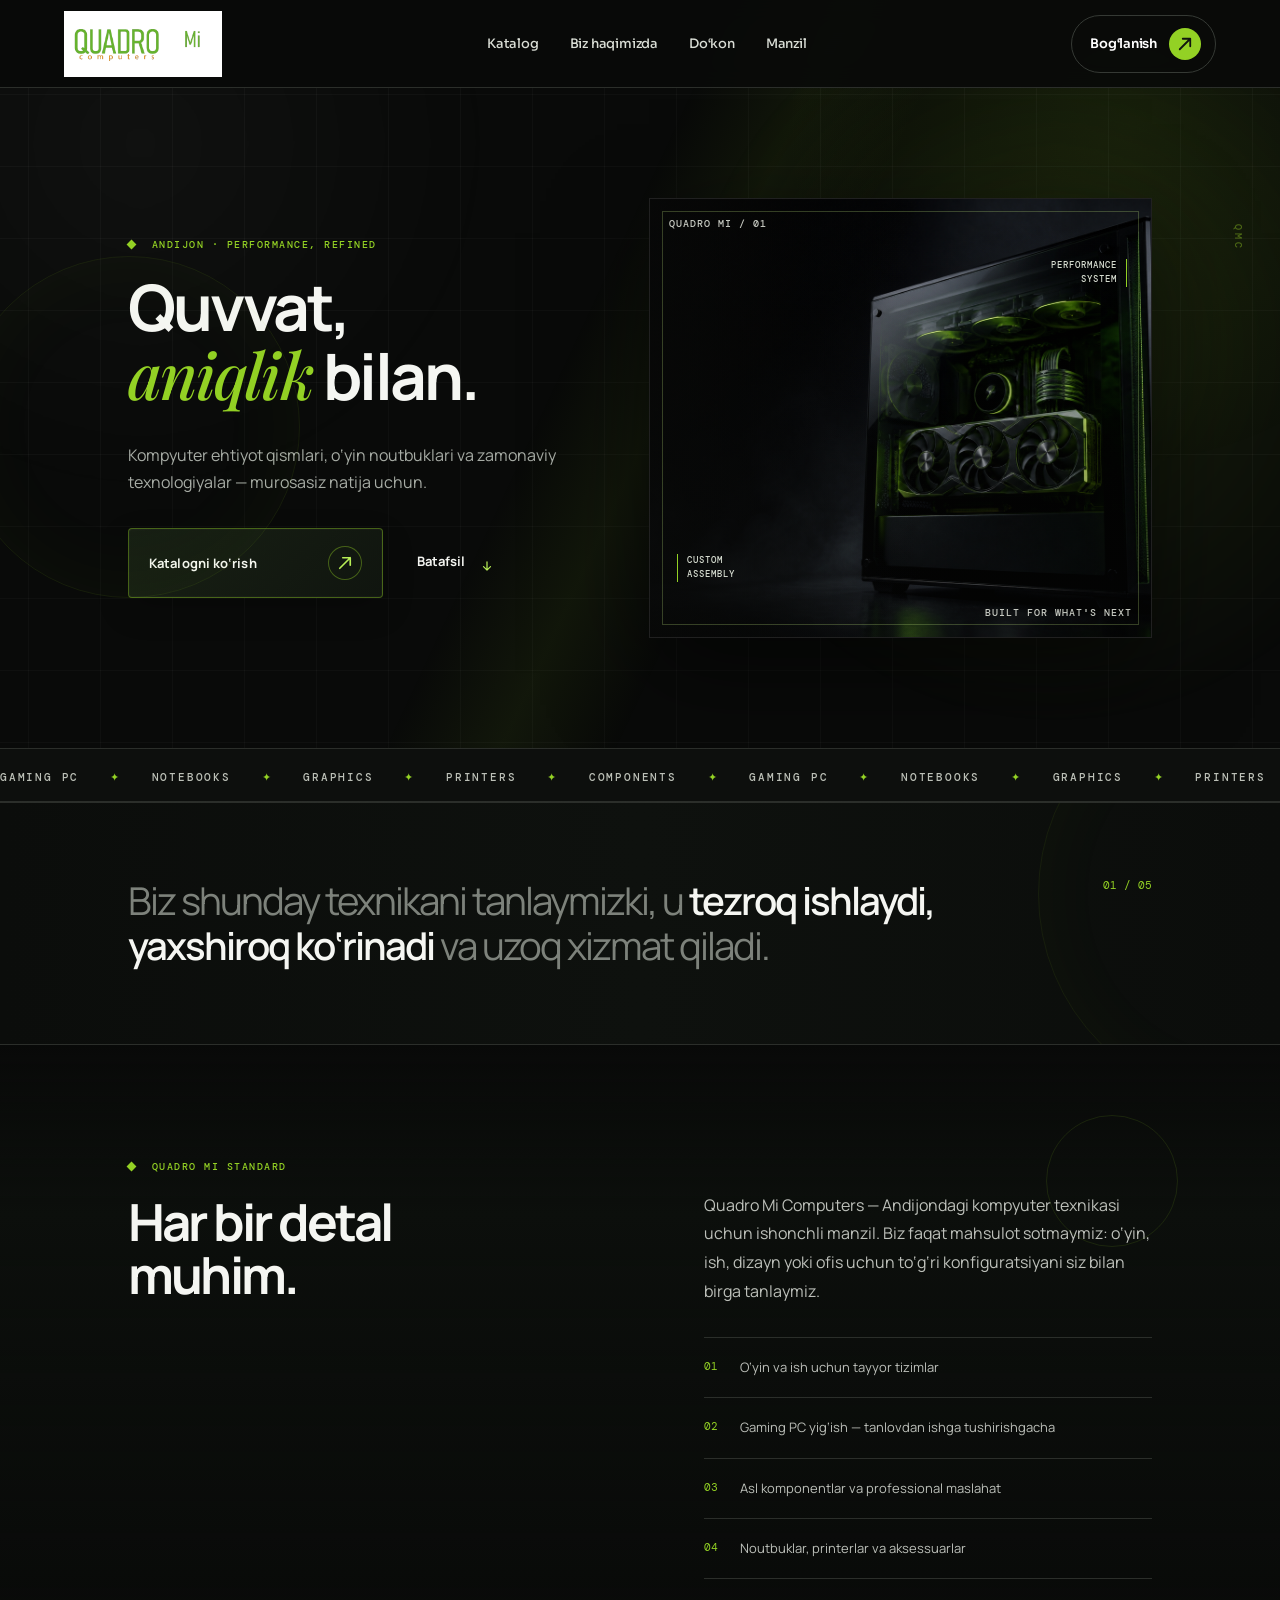
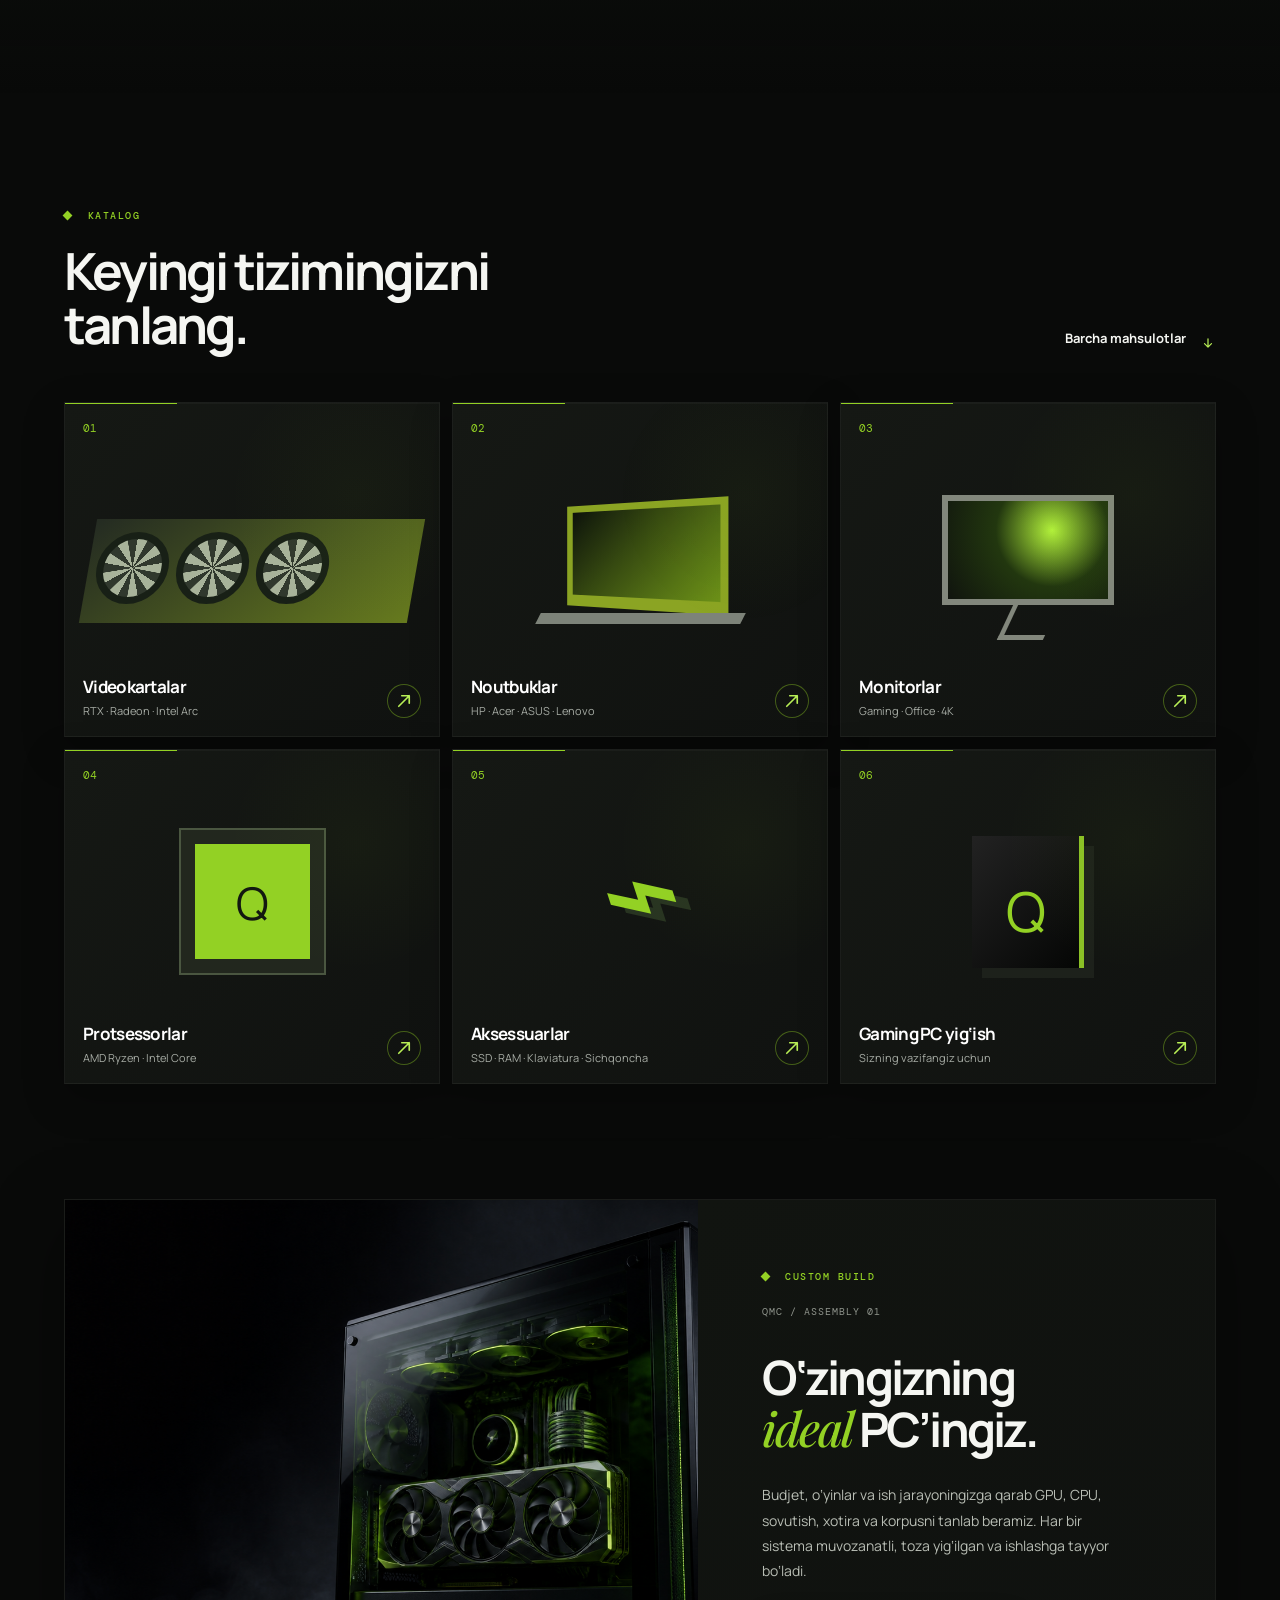
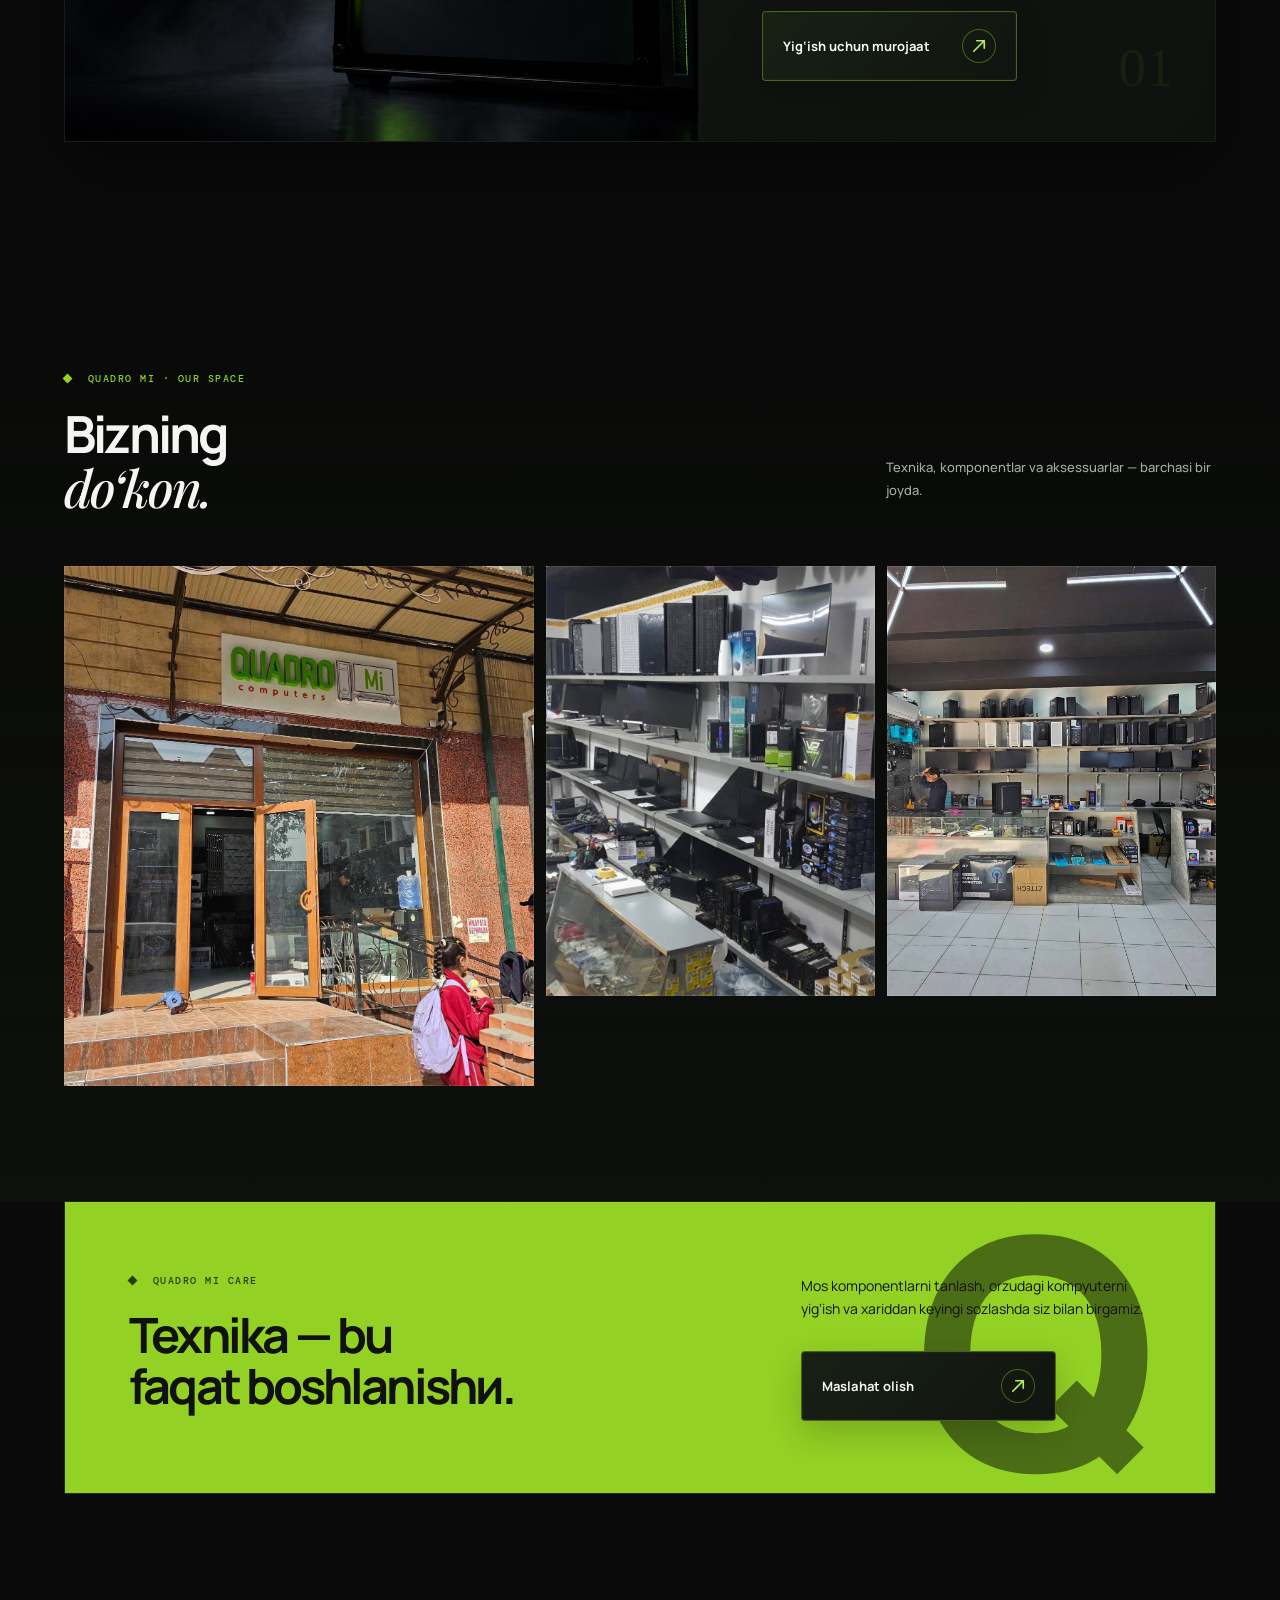
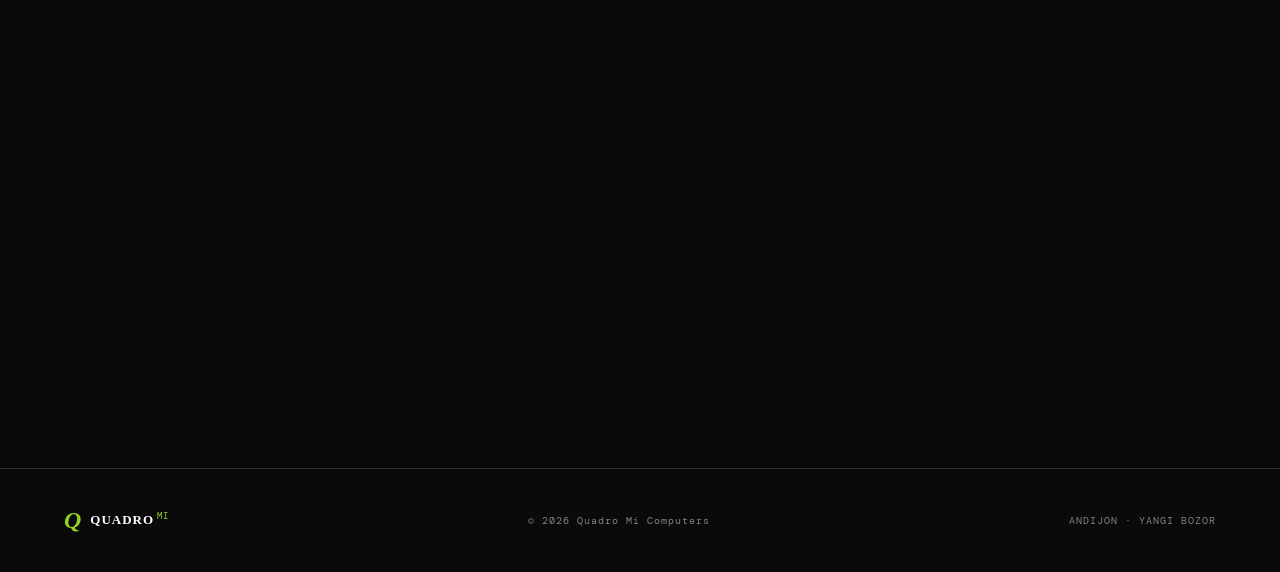
<file: index.html>
<!doctype html>
<html lang="uz">
<head>
  <meta charset="UTF-8" /><meta name="viewport" content="width=device-width, initial-scale=1.0" />
  <meta name="theme-color" content="#0a0b0a" /><title>Quadro Mi Computers — Chegarasiz texnologiyalar</title>
  <link rel="preconnect" href="https://fonts.googleapis.com" /><link rel="preconnect" href="https://fonts.gstatic.com" crossorigin />
  <link href="https://fonts.googleapis.com/css2?family=DM+Mono:wght@400;500&family=Manrope:wght@400;500;600;700;800&family=Playfair+Display:ital,wght@0,400;0,500;1,400;1,500&family=Sora:wght@400;500;600;700&display=swap" rel="stylesheet" />
  <link rel="stylesheet" href="styles.css" /><link rel="stylesheet" href="premium.css" /><link rel="stylesheet" href="premium-nav.css" /><link rel="stylesheet" href="responsive.css" /><link rel="stylesheet" href="arrow-fix.css" /><link rel="stylesheet" href="mobile-fixes.css" />
</head>
<body>
  <header class="nav"><div class="scroll-progress" aria-hidden="true"></div>
    <a class="official-logo" href="#top" aria-label="Quadro Mi Computers"><img src="quadro-mi-logo-transparent.png?v=final" alt="Quadro Mi Computers original logotipi" /></a>
    <nav><a href="#catalog">Katalog</a><a href="#about">Biz haqimizda</a><a href="#gallery">Do‘kon</a><a href="#contact">Manzil</a></nav>
    <a class="bag" href="tel:+998882072223">Bog‘lanish <b>↗</b></a>
  </header>

  <main id="top">
    <section class="hero">
      <div class="hero-copy"><p class="eyebrow"><i></i> ANDIJON · PERFORMANCE, REFINED</p><h1>Quvvat,<br /><em>aniqlik</em> bilan.</h1><p class="lead">Kompyuter ehtiyot qismlari, o‘yin noutbuklari va zamonaviy texnologiyalar — murosasiz natija uchun.</p><div class="hero-actions"><a class="button" href="#catalog">Katalogni ko‘rish <span>↗</span></a><a class="text-link" href="#about">Batafsil <span>↓</span></a></div></div><div class="hero-art"><img class="hero-photo" src="quadromi-gaming-pc-hero.png" alt="Quadro Mi uchun premium gaming kompyuter" /><div class="scan"></div><div class="art-label top">QUADRO MI / 01</div><div class="art-label bottom">BUILT FOR WHAT'S NEXT</div><div class="hero-spec spec-one">CUSTOM<br />ASSEMBLY</div><div class="hero-spec spec-two">PERFORMANCE<br />SYSTEM</div></div>
    </section>
    <section class="marquee" aria-label="Quadro Mi yo‘nalishlari"><div>GAMING PC <i>✦</i> NOTEBOOKS <i>✦</i> GRAPHICS <i>✦</i> PRINTERS <i>✦</i> COMPONENTS <i>✦</i> GAMING PC <i>✦</i> NOTEBOOKS <i>✦</i> GRAPHICS <i>✦</i> PRINTERS <i>✦</i></div></section>
    <section class="statement reveal" id="about"><p>Biz shunday texnikani tanlaymizki, u <strong>tezroq ishlaydi, yaxshiroq ko‘rinadi</strong> va uzoq xizmat qiladi.</p><span>01 / 05</span></section>
    <section class="details reveal"><div class="details-title"><p class="eyebrow"><i></i> QUADRO MI STANDARD</p><h2>Har bir detal<br />muhim.</h2></div><div class="details-copy"><p>Quadro Mi Computers — Andijondagi kompyuter texnikasi uchun ishonchli manzil. Biz faqat mahsulot sotmaymiz: o‘yin, ish, dizayn yoki ofis uchun to‘g‘ri konfiguratsiyani siz bilan birga tanlaymiz.</p><div class="detail-list"><div><b>01</b><span>O‘yin va ish uchun tayyor tizimlar</span></div><div><b>02</b><span>Gaming PC yig‘ish — tanlovdan ishga tushirishgacha</span></div><div><b>03</b><span>Asl komponentlar va professional maslahat</span></div><div><b>04</b><span>Noutbuklar, printerlar va aksessuarlar</span></div></div></div></section>
    <section class="catalog reveal" id="catalog"><div class="section-heading"><div><p class="eyebrow"><i></i> KATALOG</p><h2>Keyingi tizimingizni<br />tanlang.</h2></div><a class="text-link" href="catalog.html">Barcha mahsulotlar <span>↗</span></a></div><div class="categories"><a class="card gpu-card" href="catalog.html?category=gpu"><div class="number">01</div><div class="visual gpu-visual"><span></span><span></span><span></span></div><div class="card-bottom"><h3>Videokartalar</h3><p>RTX · Radeon · Intel Arc</p><b>↗</b></div></a><a class="card laptop-card" href="catalog.html?category=laptop"><div class="number">02</div><div class="visual laptop-visual"><div></div></div><div class="card-bottom"><h3>Noutbuklar</h3><p>HP · Acer · ASUS · Lenovo</p><b>↗</b></div></a><a class="card monitor-card" href="catalog.html?category=monitor"><div class="number">03</div><div class="visual monitor-visual"><div></div><span></span></div><div class="card-bottom"><h3>Monitorlar</h3><p>Gaming · Office · 4K</p><b>↗</b></div></a><a class="card chip-card" href="catalog.html?category=cpu"><div class="number">04</div><div class="visual chip-visual">Q</div><div class="card-bottom"><h3>Protsessorlar</h3><p>AMD Ryzen · Intel Core</p><b>↗</b></div></a><a class="card accessory-card" href="catalog.html?category=accessory"><div class="number">05</div><div class="visual accessory-visual"><span>⌁</span></div><div class="card-bottom"><h3>Aksessuarlar</h3><p>SSD · RAM · Klaviatura · Sichqoncha</p><b>↗</b></div></a><a class="card build-card" href="catalog.html?category=build"><div class="number">06</div><div class="visual build-visual"><span>Q</span></div><div class="card-bottom"><h3>Gaming PC yig‘ish</h3><p>Sizning vazifangiz uchun</p><b>↗</b></div></a></div></section>
    <section class="build-feature reveal"><div class="build-media"><img src="quadromi-gaming-pc-hero.png" alt="Gaming PC yig‘ish" /></div><div class="build-copy"><p class="eyebrow"><i></i> CUSTOM BUILD</p><span class="serial">QMC / ASSEMBLY 01</span><h2>O‘zingizning<br /><em>ideal</em> PC’ingiz.</h2><p>Budjet, o‘yinlar va ish jarayoningizga qarab GPU, CPU, sovutish, xotira va korpusni tanlab beramiz. Har bir sistema muvozanatli, toza yig‘ilgan va ishlashga tayyor bo‘ladi.</p><a class="button" href="tel:+998882072223">Yig‘ish uchun murojaat <span>↗</span></a></div></section>
    <section class="store-gallery reveal" id="gallery"><div class="section-heading"><div><p class="eyebrow"><i></i> QUADRO MI · OUR SPACE</p><h2>Bizning<br /><em>do‘kon.</em></h2></div><p class="gallery-note">Texnika, komponentlar va aksessuarlar — barchasi bir joyda.</p></div><div class="gallery-grid"><div class="store-photo store-photo-front"><img src="IMAGE%202026-08-15%2006%3A58%3A02.jpg" alt="Quadro Mi Computers do‘koni tashqi ko‘rinishi" /></div><div class="store-photo"><img src="IMAGE%202026-08-15%2006%3A58%3A09.jpg" alt="Quadro Mi Computers do‘koni ichki ko‘rinishi" /></div><div class="store-photo"><img src="IMAGE%202026-08-15%2006%3A58%3A14.jpg" alt="Quadro Mi Computers do‘koni va komponentlar" /></div></div></section>
    <section class="feature reveal"><div><p class="eyebrow"><i></i> QUADRO MI CARE</p><h2>Texnika — bu<br />faqat boshlanishи.</h2></div><div class="feature-text"><p>Mos komponentlarni tanlash, orzudagi kompyuterni yig‘ish va xariddan keyingi sozlashda siz bilan birgamiz.</p><a class="button outline" href="tel:+998882072223">Maslahat olish <span>↗</span></a></div></section>
    <section class="contact reveal" id="contact"><p class="eyebrow"><i></i> MANZIL VA ALOQA</p><div class="contact-grid"><h2>Quadro Mi —<br />Andijondagi manzilingiz.</h2><div class="contact-info"><a href="tel:+998882072223">+998 88 207 22 23</a><p><b>MANZILIMIZ</b><br />Andijon, Yangi Bozor</p><a class="map-button" href="https://maps.app.goo.gl/j5BiUCNpgj2LJ46a9" target="_blank" rel="noopener noreferrer"><span class="map-pin">⌖</span> Xaritada ko‘rish <span class="map-arrow">↗</span></a><a class="telegram" href="https://t.me/quadromi" target="_blank" rel="noreferrer">Telegram: @quadromi <span>↗</span></a></div></div></section>
  </main>
  <footer><a class="brand" href="#top"><span>Q</span>QUADRO <small>MI</small></a><p>© 2026 Quadro Mi Computers</p><p>ANDIJON · YANGI BOZOR</p></footer><script src="script.js"></script>
</body></html>
</file>
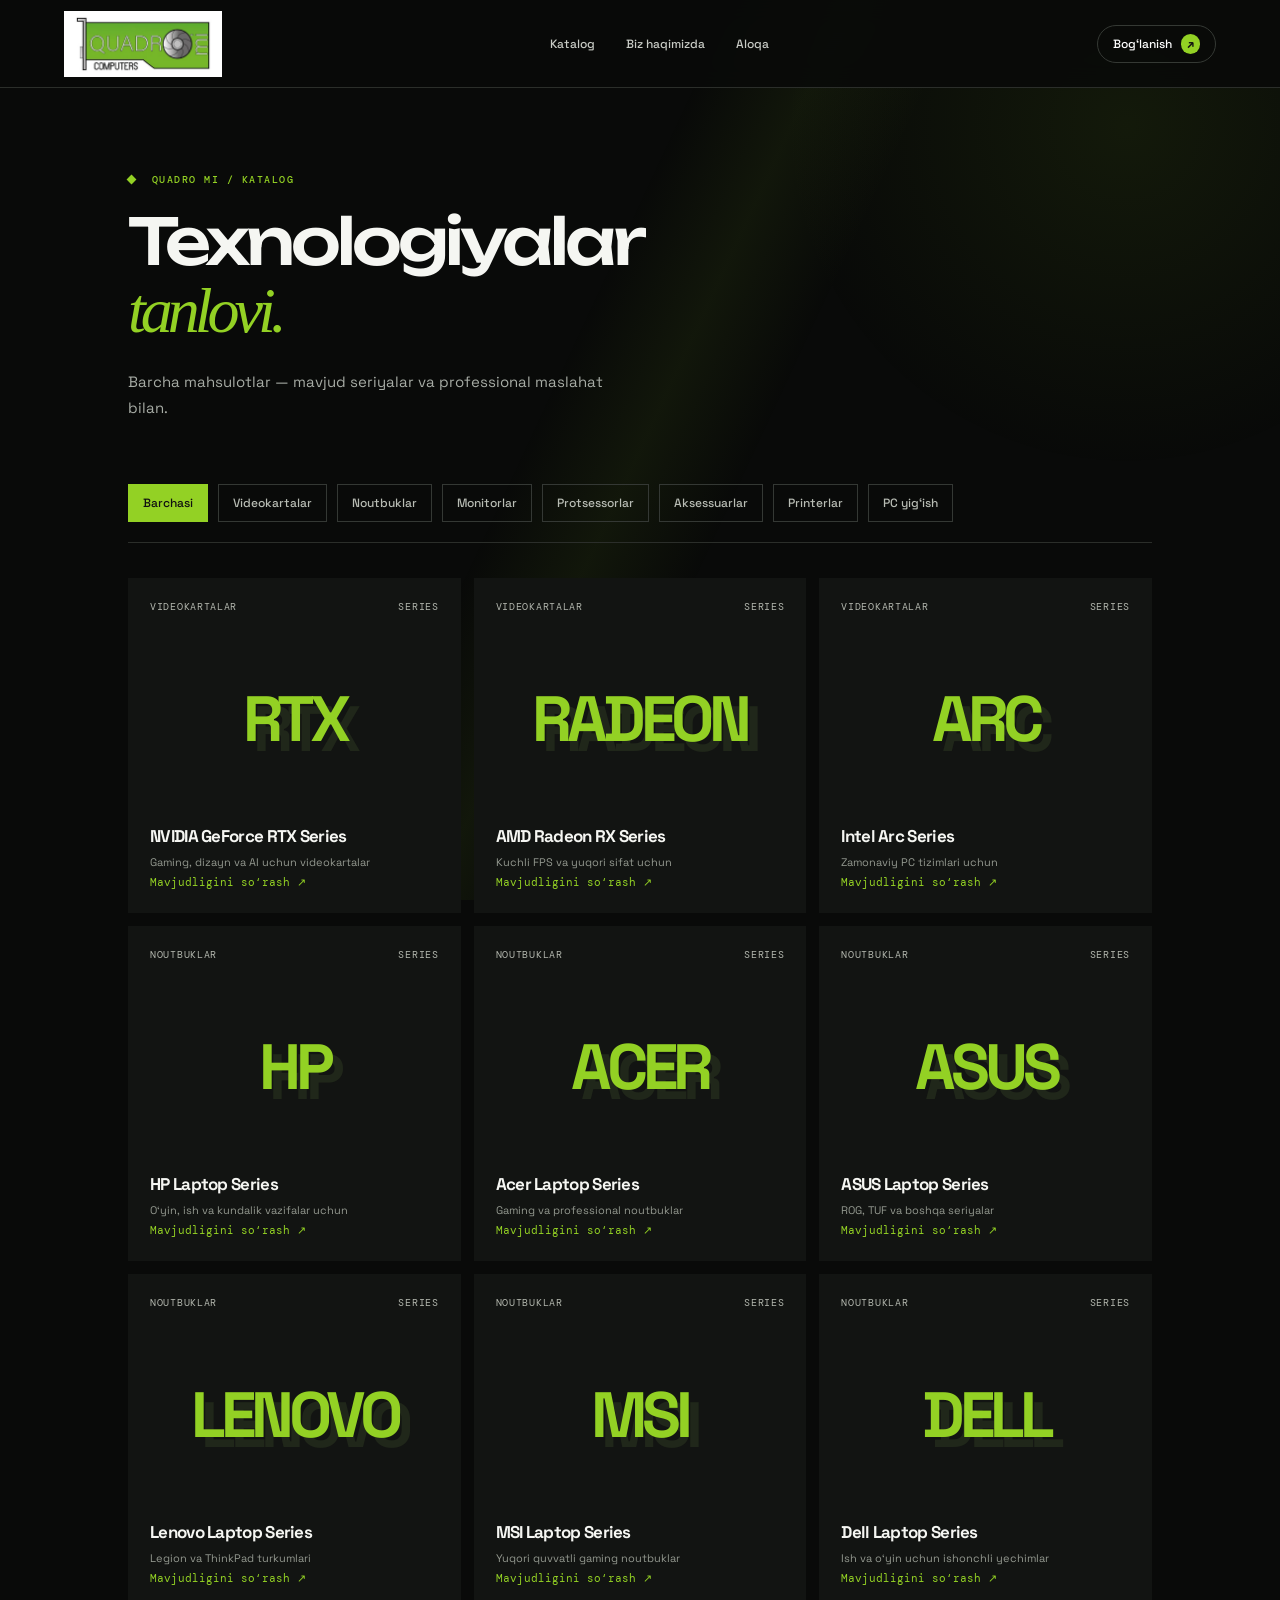
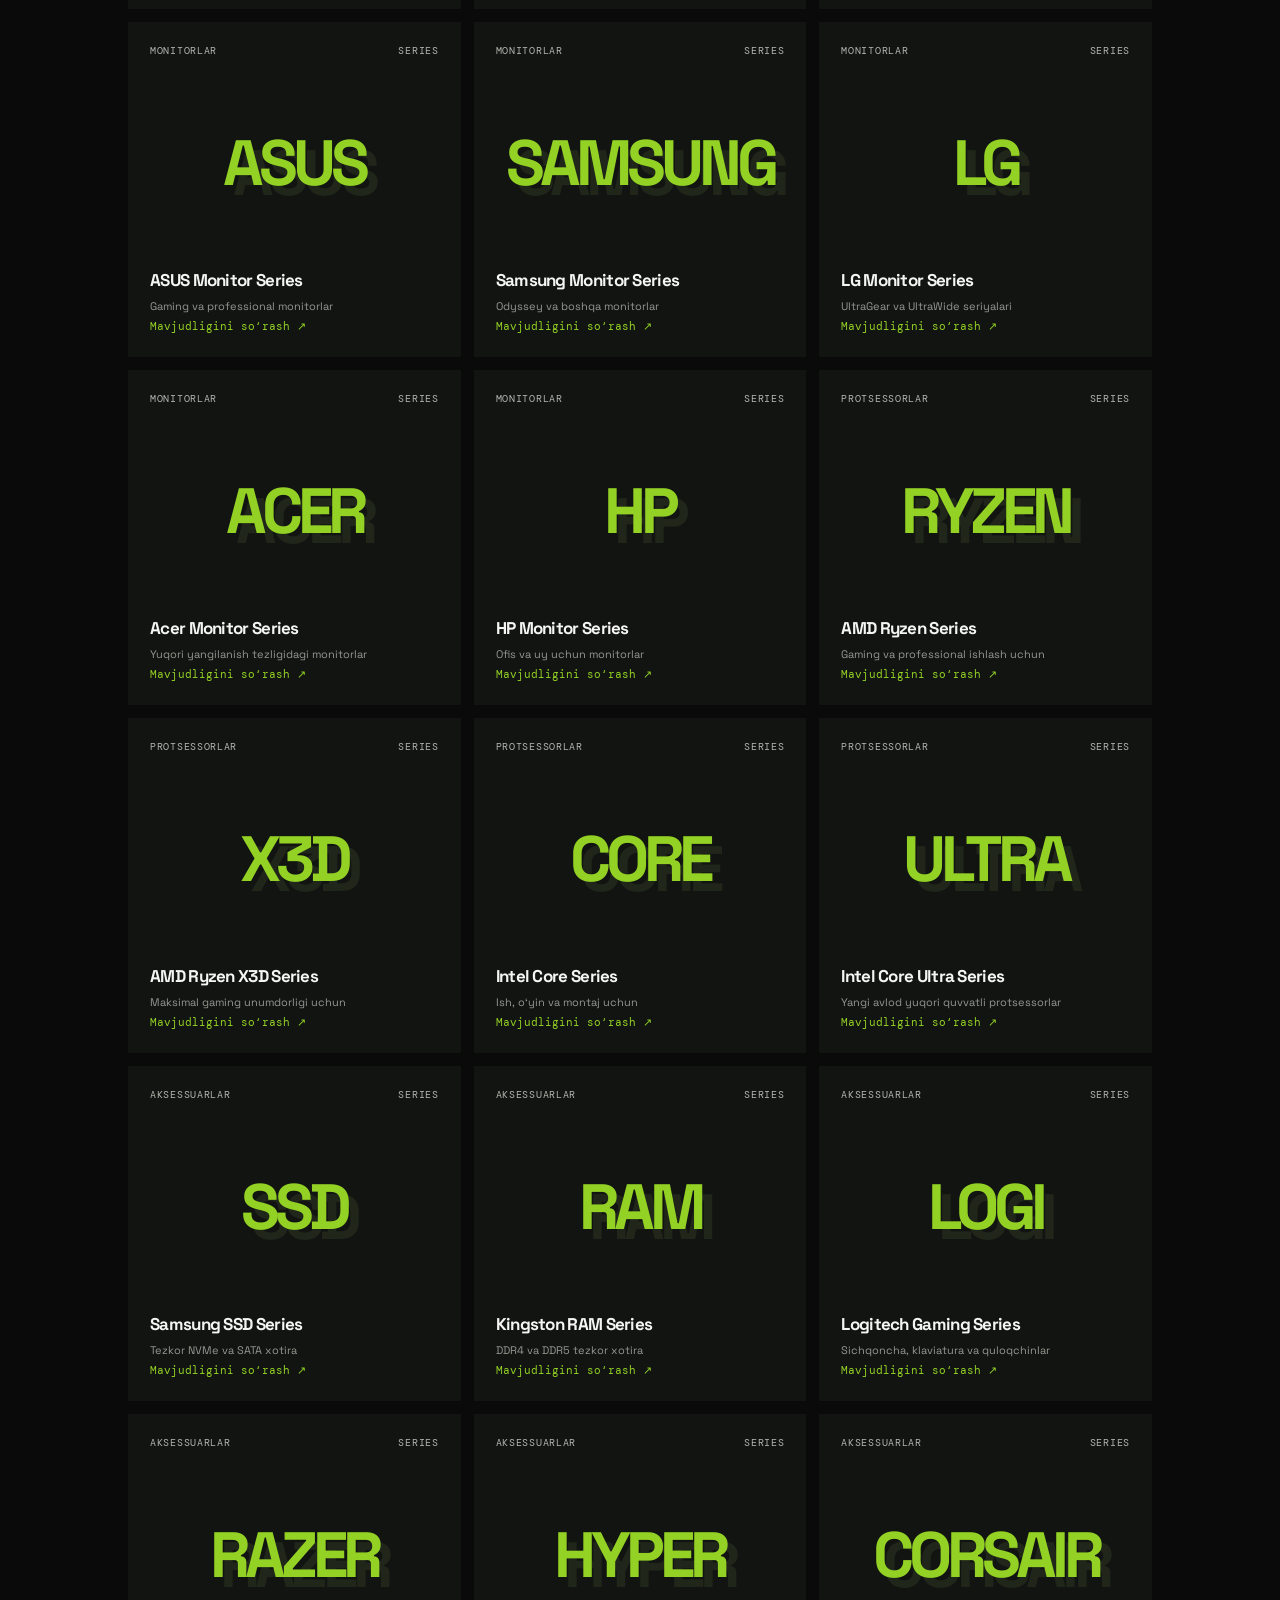
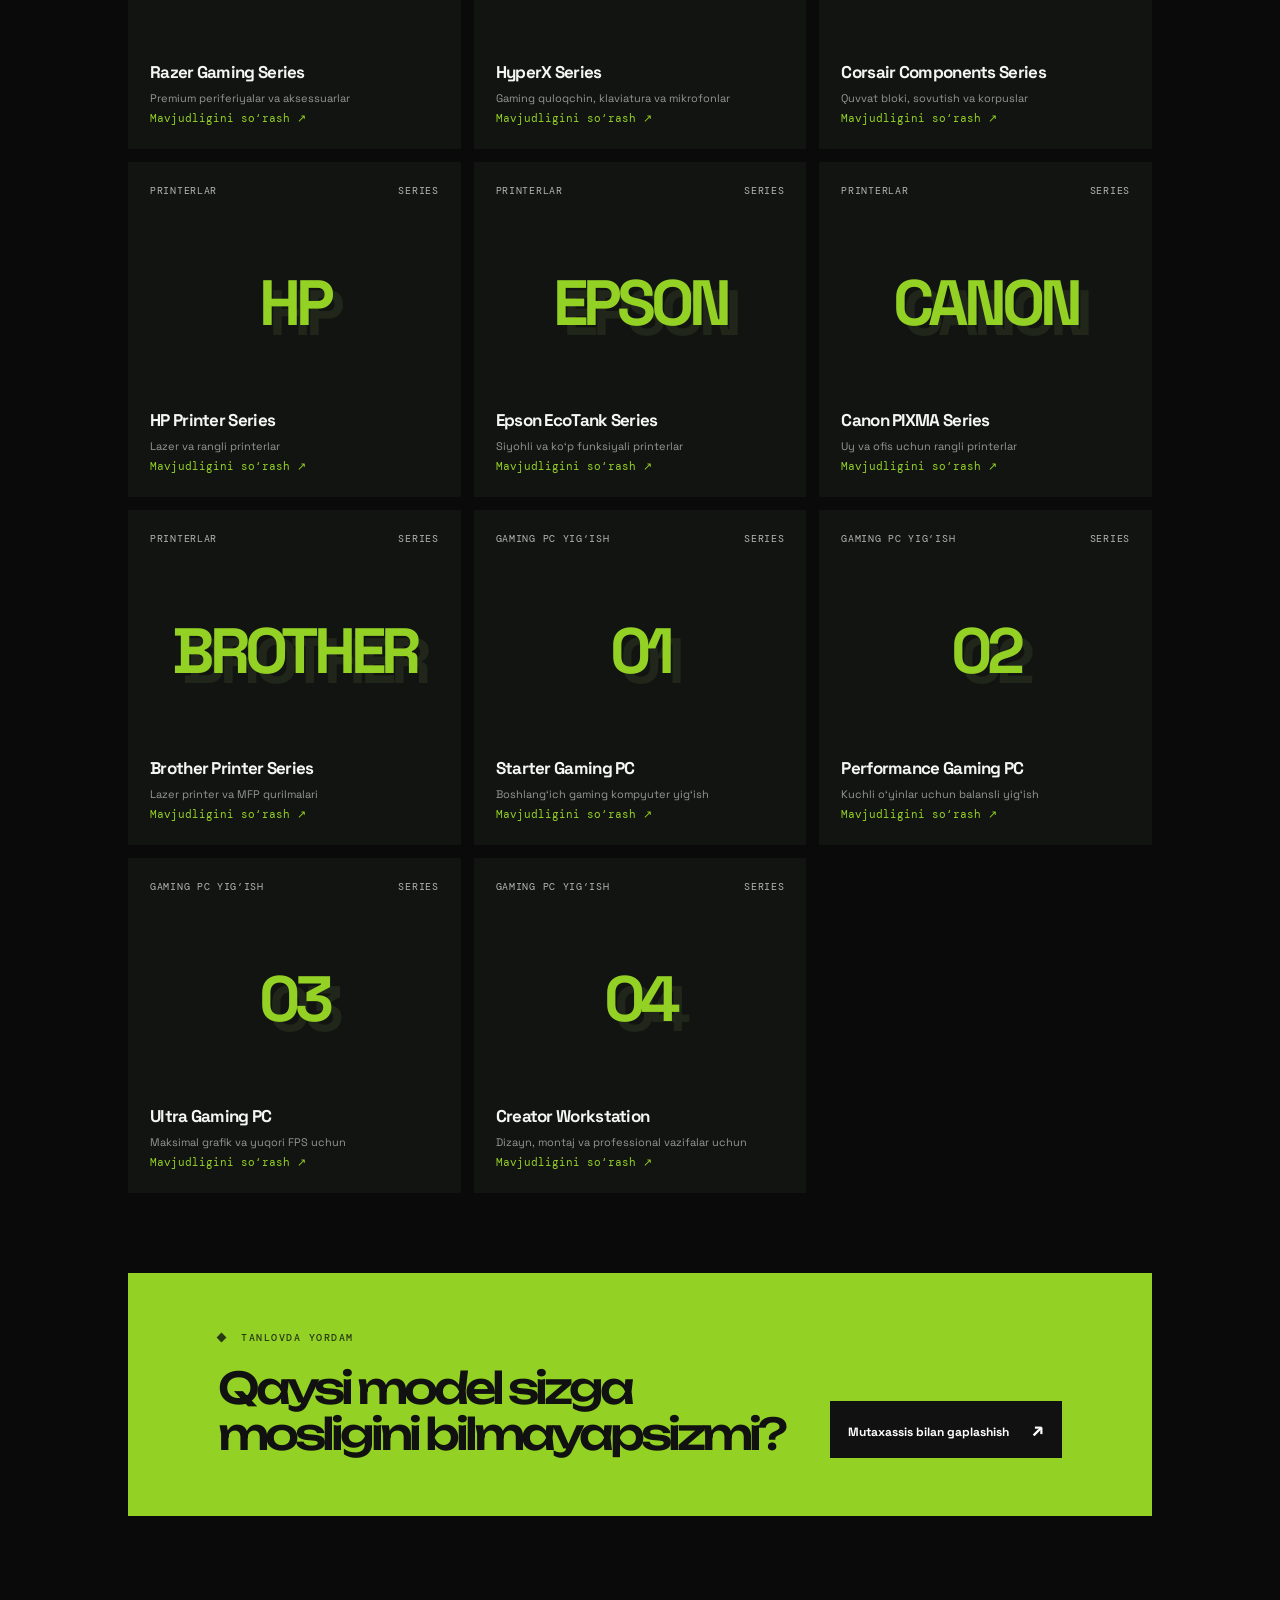
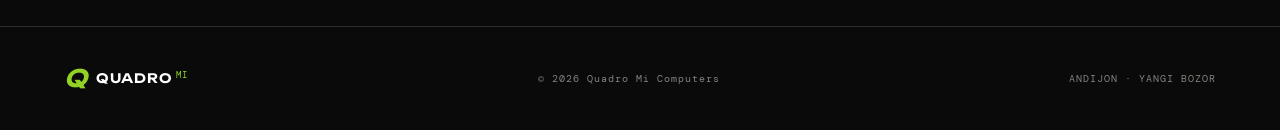
<file: catalog.html>
<!doctype html>
<html lang="uz"><head><meta charset="UTF-8" /><meta name="viewport" content="width=device-width, initial-scale=1.0" /><title>Katalog — Quadro Mi Computers</title><link rel="preconnect" href="https://fonts.googleapis.com" /><link rel="preconnect" href="https://fonts.gstatic.com" crossorigin /><link href="https://fonts.googleapis.com/css2?family=DM+Mono:wght@400;500&family=Space+Grotesk:wght@400;500;600;700&family=Unbounded:wght@400;500;600;700&display=swap" rel="stylesheet" /><link rel="stylesheet" href="styles.css" /><link rel="stylesheet" href="catalog.css" /></head>
<body><header class="nav"><a class="official-logo" href="index.html"><img src="quadro-logo.jpg" alt="Quadro Mi Computers original logotipi" /></a><nav><a href="index.html#catalog">Katalog</a><a href="index.html#about">Biz haqimizda</a><a href="index.html#contact">Aloqa</a></nav><a class="bag" href="tel:+998999882223">Bog‘lanish <b>↗</b></a></header><main class="catalog-page"><p class="eyebrow"><i></i> QUADRO MI / KATALOG</p><h1>Texnologiyalar<br /><em>tanlovi.</em></h1><p class="catalog-lead">Sizning vazifangizga mos, sinovdan o‘tgan qurilmalar va komponentlar.</p><div class="filter"><button data-category="all">Barchasi</button><button data-category="gpu">Videokartalar</button><button data-category="laptop">Noutbuklar</button><button data-category="monitor">Monitorlar</button><button data-category="cpu">Protsessorlar</button><button data-category="accessory">Aksessuarlar</button><button data-category="printer">Printerlar</button><button data-category="build">PC yig‘ish</button></div><div class="product-grid" id="products"></div><section class="catalog-help"><div><p class="eyebrow"><i></i> TANLOVDA YORDAM</p><h2>Qaysi model sizga<br />mosligini bilmayapsizmi?</h2></div><a class="button" href="tel:+998999882223">Mutaxassis bilan gaplashish <span>↗</span></a></section></main><footer><a class="brand" href="index.html"><span>Q</span>QUADRO <small>MI</small></a><p>© 2026 Quadro Mi Computers</p><p>ANDIJON · YANGI BOZOR</p></footer><script src="catalog.js"></script></body></html>
</file>
<file: styles.css>
:root{--green:#93d124;--ink:#090a09;--panel:#121412;--soft:#a7aca5;--line:#2b2e2a}*{box-sizing:border-box}html{scroll-behavior:smooth}body{margin:0;background:var(--ink);color:#f5f6f2;font-family:'Space Grotesk',Arial,sans-serif}body:before{content:'';position:fixed;inset:0;pointer-events:none;background:radial-gradient(circle at 88% 14%,#72a71619,transparent 25%),linear-gradient(115deg,transparent 0 43%,#9bdc2910 50%,transparent 57%);z-index:-1}.nav{height:88px;padding:0 max(28px,5vw);display:flex;align-items:center;justify-content:space-between;border-bottom:1px solid var(--line);background:#090a09e8;backdrop-filter:blur(12px);position:sticky;top:0;z-index:10}.official-logo{display:block;width:158px;height:66px;overflow:hidden;background:#fff}.official-logo img{width:100%;height:100%;object-fit:cover;object-position:center}.brand{color:#fff;text-decoration:none;font:600 13px Unbounded;letter-spacing:1px;display:flex;align-items:center;gap:8px}.brand span{color:var(--green);font-size:24px;font-style:italic}.brand small{font:9px 'DM Mono';color:var(--green);margin-left:-5px;align-self:flex-end;margin-bottom:12px}.nav nav{display:flex;gap:31px}.nav nav a,.bag{font:500 12px 'Space Grotesk';color:#c8cbc5;text-decoration:none}.nav nav a{transition:color .25s}.nav nav a:hover{color:var(--green)}.bag{border:1px solid #353934;border-radius:99px;padding:10px 15px;color:#fff}.bag b{background:var(--green);color:#111;padding:2px 6px;border-radius:10px;margin-left:6px}.hero{min-height:660px;padding:80px max(28px,10vw);display:grid;grid-template-columns:1fr 1.1fr;gap:5vw;align-items:center;overflow:hidden}.hero-copy{animation:reveal .9s ease both}.eyebrow{font:500 10px 'DM Mono';letter-spacing:1.5px;color:var(--green);margin:0 0 22px}.eyebrow i{display:inline-block;width:7px;height:7px;background:var(--green);margin-right:9px;transform:rotate(45deg)}h1,h2{font-family:Unbounded,Arial,sans-serif;font-size:clamp(38px,5vw,76px);font-weight:500;letter-spacing:-4px;line-height:1.05;margin:0}h1 em,.build-copy em{font-family:Georgia,serif;font-weight:400;color:var(--green);letter-spacing:-5px}.lead{max-width:440px;color:var(--soft);font-size:16px;line-height:1.7;margin:32px 0}.hero-actions{display:flex;gap:27px;align-items:center}.button{background:var(--green);color:#111;text-decoration:none;font-size:12px;font-weight:700;padding:16px 18px;display:inline-block;transition:transform .25s,box-shadow .25s}.button:hover{transform:translateY(-3px);box-shadow:0 12px 30px #93d12435}.button span,.text-link span{font-size:19px;margin-left:20px}.text-link{font-size:12px;color:#f4f5f1;text-decoration:none;font-weight:700}.hero-art{height:440px;position:relative;background:#111;overflow:hidden;animation:reveal 1.1s .15s ease both}.hero-photo{width:100%;height:100%;object-fit:cover;object-position:center}.hero-art:after{content:'';position:absolute;inset:0;background:linear-gradient(90deg,#090a09aa,transparent 55%),linear-gradient(0deg,#090a0955,transparent)}.scan{position:absolute;z-index:2;inset:0;background:linear-gradient(105deg,transparent 42%,#bcff4c35 49%,transparent 56%);transform:translateX(-115%);animation:scan 7s 1s infinite}.art-label{font:500 10px 'DM Mono';letter-spacing:1px;color:#c6c9c1;position:absolute;z-index:3}.art-label.top{top:18px;left:19px}.art-label.bottom{bottom:18px;right:19px}.statement{border-top:1px solid var(--line);border-bottom:1px solid var(--line);padding:75px max(28px,10vw);display:flex;justify-content:space-between;gap:30px}.statement p{font-size:clamp(25px,3vw,43px);letter-spacing:-2px;line-height:1.18;max-width:820px;margin:0;color:#7d827b}.statement strong{color:#f5f6f2;font-weight:600}.statement span{font:11px 'DM Mono';color:var(--green);white-space:nowrap}.details{padding:115px max(28px,10vw);display:grid;grid-template-columns:1fr 1fr;gap:10vw}.details h2{font-size:clamp(31px,4vw,55px)}.details-copy{color:#bdc0ba;font-size:16px;line-height:1.8;max-width:450px}.details-copy p{margin:31px 0}.detail-list{border-top:1px solid var(--line)}.detail-list div{display:flex;gap:22px;padding:18px 0;border-bottom:1px solid var(--line);font-size:13px}.detail-list b{color:var(--green);font:11px 'DM Mono';padding-top:3px}.catalog{padding:115px max(28px,5vw)}.section-heading{display:flex;justify-content:space-between;align-items:end;margin-bottom:50px}.section-heading h2{font-size:clamp(31px,4vw,55px)}.categories{display:grid;grid-template-columns:repeat(3,1fr);gap:12px}.card{background:linear-gradient(135deg,#151814,#101210);min-height:335px;padding:18px;text-decoration:none;color:#fff;position:relative;display:flex;flex-direction:column;justify-content:space-between;overflow:hidden;transition:transform .35s,box-shadow .35s}.card:before{content:'';position:absolute;width:150%;height:1px;background:var(--green);left:-120%;top:0;transition:left .55s}.card:hover{transform:translateY(-8px);box-shadow:0 24px 45px #000}.card:hover:before{left:0}.number{font:11px 'DM Mono';color:var(--green)}.visual{height:180px;position:relative}.card-bottom h3{font-size:17px;margin:0 0 5px;letter-spacing:-.7px}.card-bottom p{font-size:11px;color:var(--soft);margin:0}.card-bottom b{position:absolute;right:18px;bottom:18px;color:var(--green);font-size:22px}.gpu-visual{background:linear-gradient(140deg,#242b22,#667a1e);margin:32px 5px 0;height:104px;transform:skewX(-10deg)}.gpu-visual span{position:absolute;top:13px;width:72px;height:72px;border:7px solid #182016;border-radius:50%;background:repeating-conic-gradient(#a8b39a 0 20deg,#30382d 21deg 40deg)}.gpu-visual span:nth-child(1){left:8px}.gpu-visual span:nth-child(2){left:88px}.gpu-visual span:nth-child(3){left:168px}.laptop-visual div{width:170px;height:108px;border:7px solid #8ba423;border-bottom-width:12px;transform:perspective(300px) rotateY(-20deg);margin:37px auto;background:linear-gradient(135deg,#0d130b,#6c9118)}.laptop-visual:after{content:'';display:block;width:205px;height:11px;background:#7d8379;margin:-34px auto;transform:skewX(-27deg)}.monitor-visual div{width:172px;height:110px;border:6px solid #82877c;background:radial-gradient(circle at 65% 30%,#b2f13b,#22370f 45%,#10140e);margin:30px auto 0}.monitor-visual span{display:block;width:46px;height:35px;border-bottom:5px solid #82877c;border-left:5px solid #82877c;transform:skewX(-25deg);margin:auto}.chip-visual{width:115px;height:115px;margin:28px auto;background:var(--green);color:#121810;font:45px Unbounded;text-align:center;padding-top:28px;box-shadow:0 0 0 14px #22271e,0 0 0 16px #4a5640}.accessory-visual span{display:block;text-align:center;font:130px Georgia;color:var(--green);margin-top:4px;transform:rotate(-18deg);text-shadow:12px 12px #283421}.build-visual{width:112px;height:132px;margin:18px auto;background:linear-gradient(135deg,#222,#050605);border-right:5px solid #8bc026;box-shadow:10px 10px #1d211b}.build-visual span{font:55px Unbounded;color:var(--green);display:block;text-align:center;padding-top:37px}.build-feature{margin:0 max(28px,5vw) 115px;display:grid;grid-template-columns:1.1fr .9fr;background:#10120f;min-height:500px}.build-media{min-height:360px;overflow:hidden}.build-media img{height:100%;width:100%;object-fit:cover;transition:transform .8s}.build-feature:hover img{transform:scale(1.045)}.build-copy{padding:70px 7vw 60px 5vw;position:relative}.build-copy .serial{display:block;font:10px 'DM Mono';color:#8f948c;letter-spacing:1px;margin-bottom:35px}.build-copy h2{font-size:clamp(30px,3.7vw,53px)}.build-copy>p:not(.eyebrow){font-size:14px;line-height:1.8;color:#b9beb5;margin:28px 0}.feature{margin:0 max(28px,5vw) 90px;padding:72px max(28px,5vw);background:var(--green);color:#111;display:flex;justify-content:space-between;gap:60px}.feature .eyebrow{color:#273a12}.feature .eyebrow i{background:#273a12}.feature h2{font-size:clamp(30px,3.8vw,53px)}.feature-text{max-width:350px;align-self:end}.feature-text p{line-height:1.7;font-size:14px;margin:0 0 30px}.outline{background:transparent;border:1px solid #243013}.contact{padding:115px max(28px,10vw)}.contact-grid{display:grid;grid-template-columns:1fr 1fr;gap:10vw;align-items:end}.contact h2{font-size:clamp(30px,4vw,55px)}.contact-info{display:flex;flex-direction:column;align-items:flex-start;gap:11px}.contact-info a{font-size:18px;font-weight:600;letter-spacing:-.7px;color:#fff;text-decoration:none}.contact-info p{margin:18px 0;color:#a5aaa2;font-size:14px;line-height:1.7}.contact-info p b{color:var(--green);font:10px 'DM Mono';letter-spacing:1px}.contact-info .telegram{font:500 12px 'DM Mono';color:var(--green);letter-spacing:.5px}.telegram span{font-size:18px;margin-left:13px}footer{border-top:1px solid var(--line);padding:35px max(28px,5vw);display:flex;align-items:center;justify-content:space-between;color:#80857e;font:10px 'DM Mono';letter-spacing:1px}@keyframes reveal{from{opacity:0;transform:translateY(18px)}to{opacity:1;transform:none}}@keyframes scan{0%,58%{transform:translateX(-115%)}73%,100%{transform:translateX(115%)}}@media(max-width:850px){.categories{grid-template-columns:repeat(2,1fr)}.hero{grid-template-columns:1fr;gap:45px}.hero-art{height:380px}.build-feature{grid-template-columns:1fr}.build-copy{padding:60px}.build-media{height:380px}}@media(max-width:620px){.nav{height:76px;padding:0 20px}.official-logo{width:125px;height:54px}.nav nav{display:none}.bag{font-size:10px;padding:9px 10px}.hero{padding:65px 28px;min-height:0}.hero-art{height:275px}.statement,.feature{padding:55px 28px;display:block}.statement span{display:block;margin-top:25px}.details,.contact{padding:80px 28px;display:block}.details-copy{margin-top:38px}.contact-grid{display:block}.contact-info{margin-top:42px}.catalog{padding:80px 28px}.section-heading{display:block}.section-heading .text-link{display:block;margin-top:25px}.card{min-height:290px}.visual{transform:scale(.86);transform-origin:center top}.build-feature{margin:0 28px 80px}.build-media{height:270px;min-height:0}.build-copy{padding:45px 28px}.feature-text{margin-top:45px}footer{gap:20px;flex-wrap:wrap}footer p:last-child{display:none}}@media(max-width:430px){.categories{grid-template-columns:1fr}.card{min-height:280px}}
</file>
<file: premium.css>
.scroll-progress{position:absolute;left:0;bottom:-1px;height:2px;width:0;background:var(--green);box-shadow:0 0 16px var(--green);transition:width .08s linear}.hero:after{content:'QMC';position:absolute;right:2.7vw;top:136px;font:500 10px 'DM Mono';color:#7fae218a;letter-spacing:3px;writing-mode:vertical-rl}.hero{position:relative}.hero-art{box-shadow:0 35px 90px #0008}.hero-art:before{content:'';position:absolute;z-index:4;inset:12px;border:1px solid #c3eb8040;pointer-events:none}.hero-spec{position:absolute;z-index:5;font:500 9px 'DM Mono';line-height:1.55;letter-spacing:1px;color:#d6dcd0;border-left:1px solid var(--green);padding-left:9px}.spec-one{left:27px;bottom:55px}.spec-two{right:24px;top:60px;text-align:right;border-left:0;border-right:1px solid var(--green);padding-left:0;padding-right:9px}.marquee{border-block:1px solid var(--line);overflow:hidden;padding:15px 0;white-space:nowrap;background:#0d0f0d}.marquee div{display:inline-block;font:500 11px 'DM Mono';letter-spacing:1.8px;color:#bcc0b7;animation:marquee 28s linear infinite}.marquee i{font-style:normal;color:var(--green);margin:0 22px}.js .reveal{opacity:0;transform:translateY(32px);transition:opacity .9s ease,transform .9s cubic-bezier(.2,.75,.24,1)}.js .reveal.is-visible{opacity:1;transform:none}.js .categories .card{transition-delay:calc(var(--card-index, 0) * 55ms)}.categories .card:nth-child(1){--card-index:1}.categories .card:nth-child(2){--card-index:2}.categories .card:nth-child(3){--card-index:3}.categories .card:nth-child(4){--card-index:4}.categories .card:nth-child(5){--card-index:5}.categories .card:nth-child(6){--card-index:6}.details,.contact{position:relative}.details:before,.contact:after{content:'';position:absolute;width:130px;height:130px;border:1px solid #93d1241f;border-radius:50%;pointer-events:none}.details:before{right:8vw;top:70px}.contact:after{left:5vw;bottom:40px}.build-copy:after{content:'01';position:absolute;right:8%;bottom:42px;font:500 55px Unbounded;color:#93d12413}@keyframes marquee{to{transform:translateX(-50%)}}@media(max-width:620px){.hero:after,.hero-spec{display:none}.marquee{padding:12px 0}.marquee div{font-size:9px}.js .reveal{transform:translateY(18px)}}@media(prefers-reduced-motion:reduce){*,*:before,*:after{animation-duration:.01ms!important;animation-iteration-count:1!important;scroll-behavior:auto!important}.js .reveal{opacity:1;transform:none}}
/* Premium editorial typography + store gallery */
body{font-family:'Manrope',Arial,sans-serif}h1,h2{font-family:'Manrope',Arial,sans-serif;font-weight:700;letter-spacing:-3.2px}h1 em,.build-copy em,.store-gallery h2 em{font-family:'Playfair Display',Georgia,serif;font-weight:500;font-style:italic;letter-spacing:-2px}.nav nav a,.bag{font-family:'Manrope',Arial,sans-serif}.store-gallery{padding:115px max(28px,5vw);background:linear-gradient(180deg,transparent,#0d100c)}.gallery-note{max-width:330px;color:#a7aca5;font:500 13px/1.8 'Manrope',sans-serif}.gallery-grid{display:grid;grid-template-columns:1.25fr .875fr .875fr;gap:12px}.store-photo{height:430px;overflow:hidden;background:#111;position:relative}.store-photo-front{height:520px}.store-photo:after{content:'';position:absolute;inset:0;border:1px solid #ffffff16;pointer-events:none}.store-photo img{width:100%;height:100%;display:block;object-fit:cover;transition:transform .8s cubic-bezier(.2,.75,.24,1),filter .5s}.store-photo-front img{object-position:center}.store-photo:hover img{transform:scale(1.035);filter:saturate(1.06)}.store-gallery .section-heading{align-items:end}.contact-info a[href^="tel"]{font-family:'Manrope',sans-serif;font-size:21px;letter-spacing:-.8px}.contact-info p b{font-family:'DM Mono',monospace}
/* Final premium pass */
body,h1,h2,h3,.lead,.statement p,.details-copy,.card-bottom p,.contact-info a,.contact-info p,.button,.text-link{font-family:'Manrope',Arial,sans-serif}h1,h2{font-weight:700;letter-spacing:-2.8px}h3{font-weight:700}.button{position:relative;display:inline-flex;align-items:center;justify-content:space-between;gap:30px;min-width:255px;padding:17px 20px;border:1px solid #93d12466;border-radius:4px;background:linear-gradient(135deg,#182014,#10150f);color:#f4f6ef;font-size:13px;font-weight:700;letter-spacing:.1px;box-shadow:inset 0 0 0 1px #ffffff06,0 12px 32px #00000030;overflow:hidden;transition:transform .3s ease,background .3s ease,border-color .3s ease,box-shadow .3s ease}.button:before{content:'';position:absolute;inset:0;background:linear-gradient(115deg,transparent 18%,#b8ef5620 48%,transparent 72%);transform:translateX(-120%);transition:transform .6s ease}.button span{position:relative;z-index:1;display:grid;place-items:center;width:34px;height:34px;margin-left:auto;border:1px solid #93d12466;border-radius:50%;color:#b8ef56;font-size:17px;line-height:1}.button:hover{transform:translateY(-2px);border-color:#93d124aa;background:linear-gradient(135deg,#1c2517,#121912);box-shadow:0 18px 42px #00000055,0 0 0 1px #93d12418}.button:hover:before{transform:translateX(120%)}.text-link{font-family:'Manrope',Arial,sans-serif;font-size:13px;font-weight:700;letter-spacing:0;color:#f4f5f1}.text-link span{font-size:17px;margin-left:14px;color:#b8ef56}.hero-actions{gap:34px}.bag{font-weight:700}.build-copy .serial{font-family:'DM Mono',monospace}.chip-visual,.build-visual span{font-family:'Manrope',Arial,sans-serif}
@media(max-width:620px){.button{min-width:0;width:100%;max-width:310px;padding:16px 17px}.hero-actions{align-items:flex-start;flex-direction:column;gap:18px}.text-link{padding-left:2px}}
@media(prefers-reduced-motion:reduce){.button:before{display:none}}
/* Premium map CTA */
.map-button{display:inline-flex;align-items:center;gap:10px;min-height:46px;padding:12px 16px;border:1px solid #343a31;border-radius:999px;background:linear-gradient(180deg,#151914,#10120f);color:#f5f6f2!important;font:700 12px 'Manrope',sans-serif!important;letter-spacing:.1px!important;box-shadow:inset 0 1px 0 #ffffff0d,0 10px 30px #0003;transition:transform .25s,border-color .25s,background .25s,box-shadow .25s}.map-button:hover{transform:translateY(-2px);border-color:#93d124;background:linear-gradient(180deg,#1a2015,#11150f);box-shadow:0 14px 34px #0006}.map-pin{display:grid;place-items:center;width:24px;height:24px;border-radius:50%;background:#93d124;color:#111;font-size:15px;line-height:1}.map-arrow{margin-left:4px;font-size:17px;color:#93d124}@media(max-width:850px){.gallery-grid{grid-template-columns:1fr 1fr}.store-photo-front{grid-column:1/-1;height:430px}.store-photo{height:320px}}@media(max-width:620px){.store-gallery{padding:80px 28px}.gallery-grid{grid-template-columns:1fr}.store-photo-front,.store-photo{height:300px}.gallery-note{margin-top:25px}}
/* Cinematic depth layer */
html{background:#090a09}body{position:relative;isolation:isolate}body:after{content:'';position:fixed;inset:0;pointer-events:none;z-index:20;opacity:.08;background-image:url("data:image/svg+xml,%3Csvg xmlns='http://www.w3.org/2000/svg' width='140' height='140' viewBox='0 0 140 140'%3E%3Cfilter id='n'%3E%3CfeTurbulence type='fractalNoise' baseFrequency='.85' numOctaves='3' stitchTiles='stitch'/%3E%3C/filter%3E%3Crect width='100%25' height='100%25' filter='url(%23n)' opacity='.32'/%3E%3C/svg%3E");mix-blend-mode:soft-light}.hero{background-image:linear-gradient(rgba(255,255,255,.028) 1px,transparent 1px),linear-gradient(90deg,rgba(255,255,255,.028) 1px,transparent 1px);background-size:72px 72px;background-position:center center}.hero:before{content:'';position:absolute;inset:-15%;background:radial-gradient(circle at 75% 42%,#93d1241c,transparent 28%),radial-gradient(circle at 20% 18%,#ffffff08,transparent 24%);filter:blur(8px);pointer-events:none;z-index:-1;animation:ambientPulse 8s ease-in-out infinite}.hero-copy,.hero-art{position:relative;z-index:1}.hero-copy:after{content:'';position:absolute;width:340px;height:340px;left:-170px;top:5%;border:1px solid #93d12418;border-radius:50%;box-shadow:0 0 90px #93d1240b inset;pointer-events:none}.hero-art{border:1px solid #ffffff10}.hero-art:after{background:linear-gradient(90deg,#090a09b8,transparent 55%),linear-gradient(0deg,#090a095e,transparent)}.statement{position:relative;overflow:hidden;background:linear-gradient(90deg,#0b0d0b,#0e110e,#0b0d0b)}.statement:after{content:'';position:absolute;width:420px;height:420px;right:-180px;top:-120px;border:1px solid #93d12414;border-radius:50%;box-shadow:0 0 80px #93d12408 inset;pointer-events:none}.details{background:linear-gradient(180deg,transparent,#0c0f0c 26%,transparent)}.detail-list div{transition:padding-left .25s,background .25s}.detail-list div:hover{padding-left:10px;background:linear-gradient(90deg,#93d12408,transparent 70%)}.categories .card{border:1px solid #ffffff0b;box-shadow:0 14px 38px #0004,inset 0 1px 0 #ffffff08}.categories .card:after{content:'';position:absolute;inset:0;background:radial-gradient(circle at 78% 28%,#93d1240a,transparent 34%);pointer-events:none}.categories .card:hover{box-shadow:0 26px 60px #0008,inset 0 1px 0 #ffffff10}.build-feature{border:1px solid #ffffff0b;box-shadow:0 24px 70px #0006}.build-copy{background:linear-gradient(135deg,#111410,#0f110f)}.feature{position:relative;overflow:hidden;border:1px solid #1f2a17}.feature:after{content:'Q';position:absolute;right:5%;top:50%;transform:translateY(-50%);font:800 clamp(140px,25vw,330px) 'Manrope';color:#111d0b;opacity:.55;pointer-events:none}.feature>*{position:relative;z-index:1}.contact{overflow:hidden;background:radial-gradient(circle at 78% 50%,#93d1240b,transparent 34%)}.contact-grid{position:relative}.contact-grid:after{content:'LOC / ANDIJON';position:absolute;right:0;bottom:-55px;font:500 9px 'DM Mono';letter-spacing:2px;color:#93d12455}.map-button{position:relative;overflow:hidden}.map-button:before{content:'';position:absolute;inset:0;background:linear-gradient(110deg,transparent 22%,#ffffff14 48%,transparent 72%);transform:translateX(-120%);transition:transform .7s ease}.map-button:hover:before{transform:translateX(120%)}@keyframes ambientPulse{0%,100%{opacity:.55;transform:scale(1)}50%{opacity:.95;transform:scale(1.04)}}@media(max-width:620px){.hero{background-size:46px 46px}.hero-copy:after{width:220px;height:220px;left:-140px}.contact-grid:after{position:static;display:block;margin-top:35px}.feature:after{right:-7%;font-size:170px}}@media(prefers-reduced-motion:reduce){.hero:before{animation:none}.map-button:before{display:none}.detail-list div{transition:none}}
/* Mobile-safe CSS arrows: avoid emoji glyphs on iOS/Android */
.button span,.bag b,.map-arrow{font-size:0;position:relative}.button span:before,.bag b:before,.map-arrow:before{content:'';position:absolute;width:11px;height:2px;background:currentColor;right:9px;top:50%;transform:translateY(-50%) rotate(-45deg);transform-origin:right center}.button span:after,.bag b:after,.map-arrow:after{content:'';position:absolute;width:6px;height:6px;border-top:2px solid currentColor;border-right:2px solid currentColor;right:8px;top:50%;transform:translateY(-50%) rotate(0deg)}.bag b{display:inline-grid;place-items:center;width:30px;height:30px;padding:0;border-radius:50%;background:var(--green);color:#111;margin-left:7px;line-height:1}.bag b:before{right:8px;width:10px}.bag b:after{right:7px}.map-arrow{display:inline-block;width:18px;height:18px;margin-left:2px}.map-arrow:before{right:2px}.map-arrow:after{right:1px}.button span{overflow:hidden}.button span:before{right:9px}.button span:after{right:8px}
</file>
<file: premium-nav.css>
.nav nav a,
.nav .bag {
  font-family: 'Sora', Arial, sans-serif;
  font-size: 13px;
  font-weight: 500;
  letter-spacing: -0.2px;
  line-height: 1;
}

.nav nav a {
  color: #d9ddd5;
  padding: 8px 0;
  transition: color .25s ease, transform .25s ease;
}

.nav nav a:hover {
  color: #ffffff;
  transform: translateY(-1px);
}

.nav .bag {
  font-size: 13px;
  font-weight: 600;
  letter-spacing: -0.25px;
  padding: 12px 14px 12px 18px;
  display: inline-flex;
  align-items: center;
  gap: 5px;
}

.nav .bag b {
  margin-left: 8px;
}

@media (max-width: 620px) {
  .nav .bag {
    font-size: 11px;
    padding: 10px 11px 10px 13px;
  }
}
</file>
<file: responsive.css>
/* Premium typography: tuned separately for desktop, laptops, tablets and phones. */
@media (max-width:1100px){
  h1,h2{letter-spacing:-2.7px;line-height:1.12}
  h1 em,.build-copy em{letter-spacing:-3px}
  .hero{padding-inline:7vw;gap:4vw}
  .lead{font-size:15px}.details,.contact{padding-inline:8vw}
}
@media (max-width:850px){
  h1,h2{font-size:clamp(34px,6.2vw,53px);letter-spacing:-2.2px;line-height:1.15}
  h1 em,.build-copy em{letter-spacing:-2.4px}
  .hero-copy{max-width:610px}.section-heading h2,.details h2,.contact h2{max-width:620px}
  .statement p{letter-spacing:-1.4px;line-height:1.28}
  .build-copy h2{letter-spacing:-2px;line-height:1.16}
}
@media (max-width:620px){
  h1,h2{font-size:clamp(29px,9.5vw,42px);letter-spacing:-1.55px;line-height:1.2}
  h1 em,.build-copy em{letter-spacing:-1.8px}
  .hero-copy h1{max-width:340px}.hero-copy .lead{font-size:14px;line-height:1.65;margin-block:25px}
  .hero-actions{gap:16px;flex-wrap:wrap}.button{font-size:11px;padding:14px 15px}.text-link{font-size:11px}
  .statement p{font-size:clamp(23px,7vw,32px);letter-spacing:-1px;line-height:1.28}
  .details h2,.section-heading h2,.contact h2,.feature h2{font-size:clamp(28px,8vw,38px);letter-spacing:-1.45px;line-height:1.23}
  .details-copy{font-size:14px;line-height:1.75}.detail-list div{font-size:12px;line-height:1.5}
  .card-bottom h3{font-size:16px;line-height:1.3}.card-bottom p{line-height:1.45}.build-copy h2{font-size:clamp(28px,8vw,38px);letter-spacing:-1.55px;line-height:1.2}
  .build-copy>p:not(.eyebrow),.feature-text p{font-size:13px;line-height:1.75}.contact-info a{font-size:17px}.contact-info p{font-size:13px}
}
@media (max-width:360px){
  h1,h2{font-size:28px;letter-spacing:-1.2px}.hero-copy .lead{font-size:13px}.bag{display:none}.official-logo{width:117px}
}
</file>
<file: arrow-fix.css>
/* Final premium arrows — clean SVG icon, no Unicode/emoji */
.button span,.bag b,.text-link span,.map-arrow,.card-bottom b{font-size:0!important;position:relative;display:inline-grid!important;place-items:center;background-repeat:no-repeat!important;background-position:center!important}
.button span::before,.button span::after,.bag b::before,.bag b::after,.text-link span::before,.text-link span::after,.map-arrow::before,.map-arrow::after,.card-bottom b::before,.card-bottom b::after{content:none!important;display:none!important}

.button span{width:34px!important;height:34px!important;flex:0 0 34px;overflow:hidden;border:1px solid #93d12466!important;border-radius:50%;background-color:transparent!important;background-size:18px 18px!important;background-image:url("data:image/svg+xml,%3Csvg xmlns='http://www.w3.org/2000/svg' viewBox='0 0 24 24'%3E%3Cpath d='M5 19L19 5M9 5H19V15' fill='none' stroke='%23b8ef56' stroke-width='2.2' stroke-linecap='round' stroke-linejoin='round'/%3E%3C/svg%3E")!important}

.bag b{width:32px!important;height:32px!important;flex:0 0 32px;margin-left:7px!important;padding:0!important;border-radius:50%;background-color:var(--green)!important;background-size:18px 18px!important;background-image:url("data:image/svg+xml,%3Csvg xmlns='http://www.w3.org/2000/svg' viewBox='0 0 24 24'%3E%3Cpath d='M5 19L19 5M9 5H19V15' fill='none' stroke='%2310150f' stroke-width='2.4' stroke-linecap='round' stroke-linejoin='round'/%3E%3C/svg%3E")!important}

.text-link span{width:17px!important;height:17px!important;margin-left:10px!important;color:transparent!important;background-size:14px 14px!important;background-image:url("data:image/svg+xml,%3Csvg xmlns='http://www.w3.org/2000/svg' viewBox='0 0 24 24'%3E%3Cpath d='M12 5V19M6 13L12 19L18 13' fill='none' stroke='%23b8ef56' stroke-width='2.1' stroke-linecap='round' stroke-linejoin='round'/%3E%3C/svg%3E")!important}

.map-arrow{width:18px!important;height:18px!important;margin-left:4px;color:transparent!important;background-size:15px 15px!important;background-image:url("data:image/svg+xml,%3Csvg xmlns='http://www.w3.org/2000/svg' viewBox='0 0 24 24'%3E%3Cpath d='M5 19L19 5M9 5H19V15' fill='none' stroke='%2393d124' stroke-width='2.1' stroke-linecap='round' stroke-linejoin='round'/%3E%3C/svg%3E")!important}

.card-bottom b{width:34px!important;height:34px!important;min-width:34px!important;flex:0 0 34px;border:1px solid #93d12466!important;border-radius:50%!important;color:transparent!important;background-color:transparent!important;background-size:18px 18px!important;background-image:url("data:image/svg+xml,%3Csvg xmlns='http://www.w3.org/2000/svg' viewBox='0 0 24 24'%3E%3Cpath d='M5 19L19 5M9 5H19V15' fill='none' stroke='%23b8ef56' stroke-width='2.2' stroke-linecap='round' stroke-linejoin='round'/%3E%3C/svg%3E")!important;transition:transform .25s ease,border-color .25s ease,background-color .25s ease}
.card:hover .card-bottom b{transform:translateY(-2px);border-color:#93d124aa!important;background-color:#172011!important}

@media(max-width:620px){.button span{width:34px!important;height:34px!important;flex-basis:34px}.bag b{width:30px!important;height:30px!important;flex-basis:30px;background-size:17px 17px!important}.card-bottom b{width:34px!important;height:34px!important;min-width:34px!important;flex-basis:34px;background-size:17px 17px!important}}
</file>
<file: mobile-fixes.css>
/* Final mobile arrow cleanup */
.card-bottom b{font-size:0!important;display:grid!important;place-items:center;width:34px;height:34px;border:1px solid #93d12466;border-radius:50%;color:#b8ef56;line-height:1;position:absolute;right:18px;bottom:18px}
.card-bottom b:before{content:'';width:12px;height:2px;background:currentColor;display:block;grid-area:1/1;transform:rotate(-45deg);transform-origin:right center}
.card-bottom b:after{content:'';width:7px;height:7px;border-top:2px solid currentColor;border-right:2px solid currentColor;display:block;grid-area:1/1;transform:translate(4px,-3px)}
.button span,.bag b,.map-arrow{font-size:0!important}
@media(max-width:620px){.card-bottom b{width:32px;height:32px;right:16px;bottom:16px}.card-bottom b:before{width:11px}.card-bottom b:after{width:6px;height:6px;transform:translate(3px,-3px)}}
</file>
<file: catalog.css>
@import url('responsive.css');
.catalog-page{padding:85px max(28px,10vw) 110px}.catalog-page h1{margin-bottom:25px}.catalog-lead{color:var(--soft);font-size:15px;line-height:1.7;max-width:480px}.filter{display:flex;gap:10px;flex-wrap:wrap;margin:64px 0 35px;border-bottom:1px solid var(--line);padding-bottom:20px}.filter button{font:500 12px 'Space Grotesk';padding:10px 14px;background:transparent;color:#b8bcb4;border:1px solid #343834;cursor:pointer}.filter button:hover,.filter button.active{background:var(--green);color:#111;border-color:var(--green)}.product-grid{display:grid;grid-template-columns:repeat(3,1fr);gap:13px}.product{min-height:335px;padding:22px;background:var(--panel);display:flex;flex-direction:column;justify-content:space-between}.product-top{display:flex;justify-content:space-between;color:#b3b7ae;font:10px 'DM Mono';letter-spacing:.7px}.product-graphic{height:150px;display:flex;align-items:center;justify-content:center}.product-graphic span{font-size:clamp(42px,5vw,71px);font-weight:800;color:var(--green);letter-spacing:-5px;text-shadow:10px 10px #20271a;overflow-wrap:anywhere;text-align:center}.product h3{font-size:17px;line-height:1.35;margin:0 0 6px;letter-spacing:-.7px}.product p{color:#93988f;font-size:11px;margin:0;line-height:1.5}.product a{margin-top:22px;color:var(--green);font:11px 'DM Mono';text-decoration:none}.catalog-help{display:flex;justify-content:space-between;align-items:end;gap:40px;background:var(--green);color:#111;padding:58px 7vw;margin-top:80px}.catalog-help .eyebrow{color:#273a12}.catalog-help .eyebrow i{background:#273a12}.catalog-help h2{font-size:clamp(28px,3.4vw,48px)}.catalog-help .button{background:#111;color:#fff}@media(max-width:850px){.catalog-page{padding:65px 7vw 80px}.product-grid{grid-template-columns:repeat(2,1fr)}.catalog-page h1{font-size:clamp(36px,7vw,52px)}}@media(max-width:620px){.catalog-page{padding:58px 28px 75px}.catalog-page h1{font-size:clamp(30px,9vw,40px);line-height:1.18}.catalog-lead{font-size:14px;margin-top:20px}.filter{gap:7px;margin:42px 0 26px;padding-bottom:18px}.filter button{font-size:10px;padding:9px 10px}.product{min-height:275px;padding:18px}.product-graphic{height:115px}.product h3{font-size:15px;letter-spacing:-.45px}.product p{font-size:10px;line-height:1.55}.product a{font-size:10px;margin-top:17px}.catalog-help{display:block;padding:42px 28px;margin-top:54px}.catalog-help h2{font-size:clamp(25px,7.5vw,34px);line-height:1.25;letter-spacing:-1.3px}.catalog-help .button{margin-top:30px}}@media(max-width:460px){.product-grid{grid-template-columns:1fr}.product{min-height:245px}.product-graphic{height:90px}.product-graphic span{font-size:48px}}
</file>
